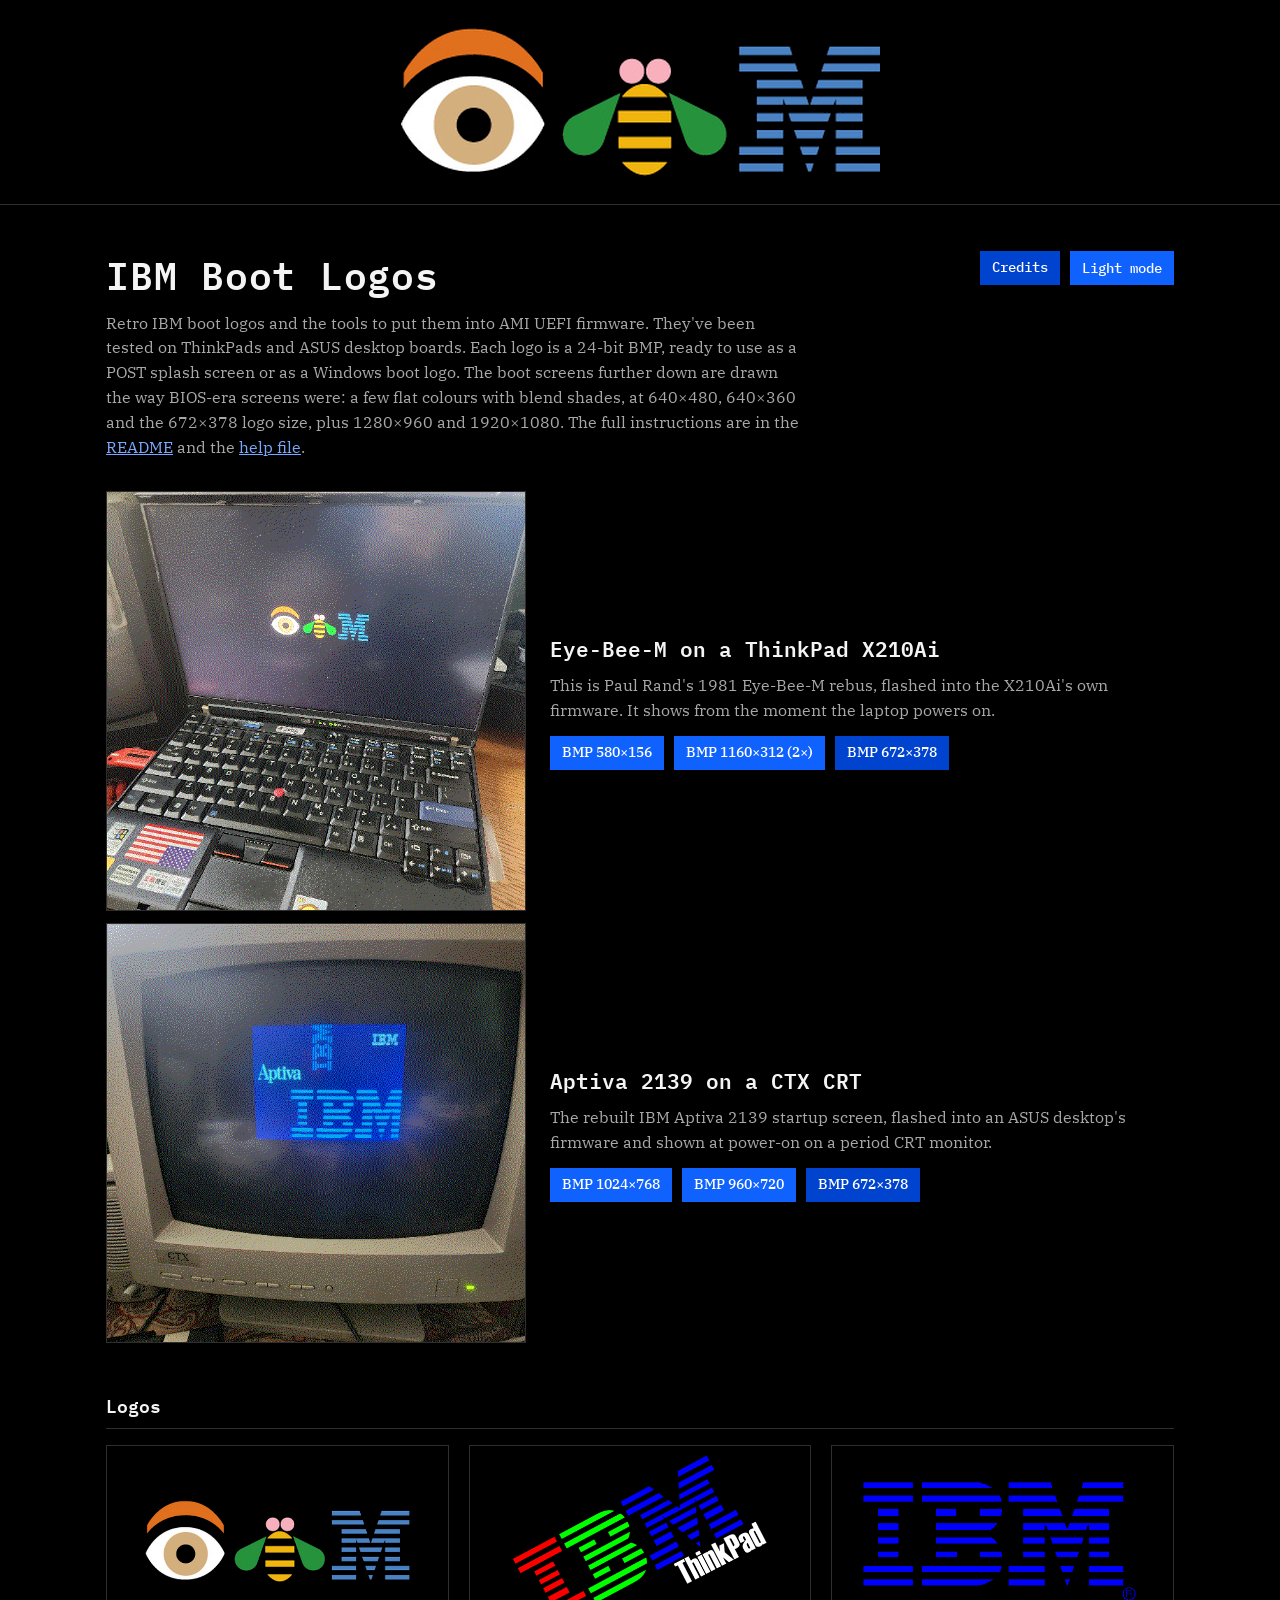
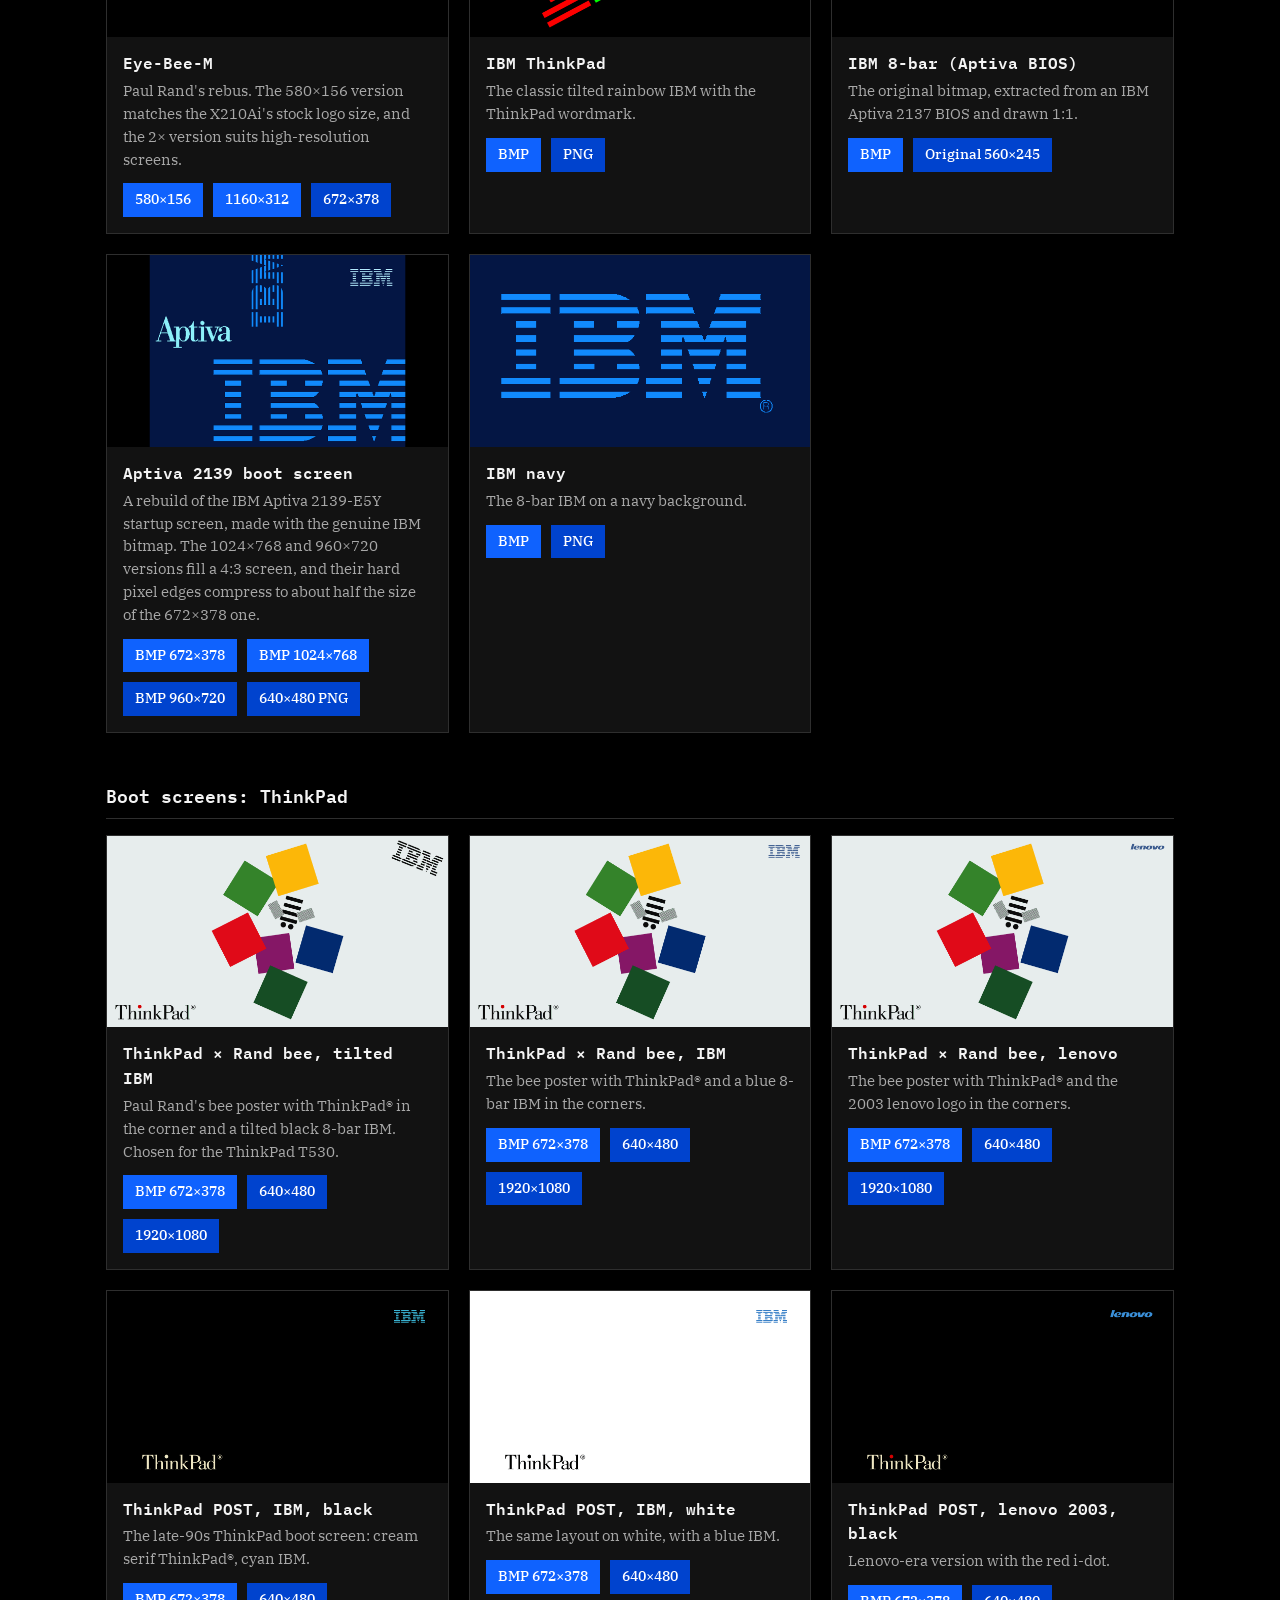
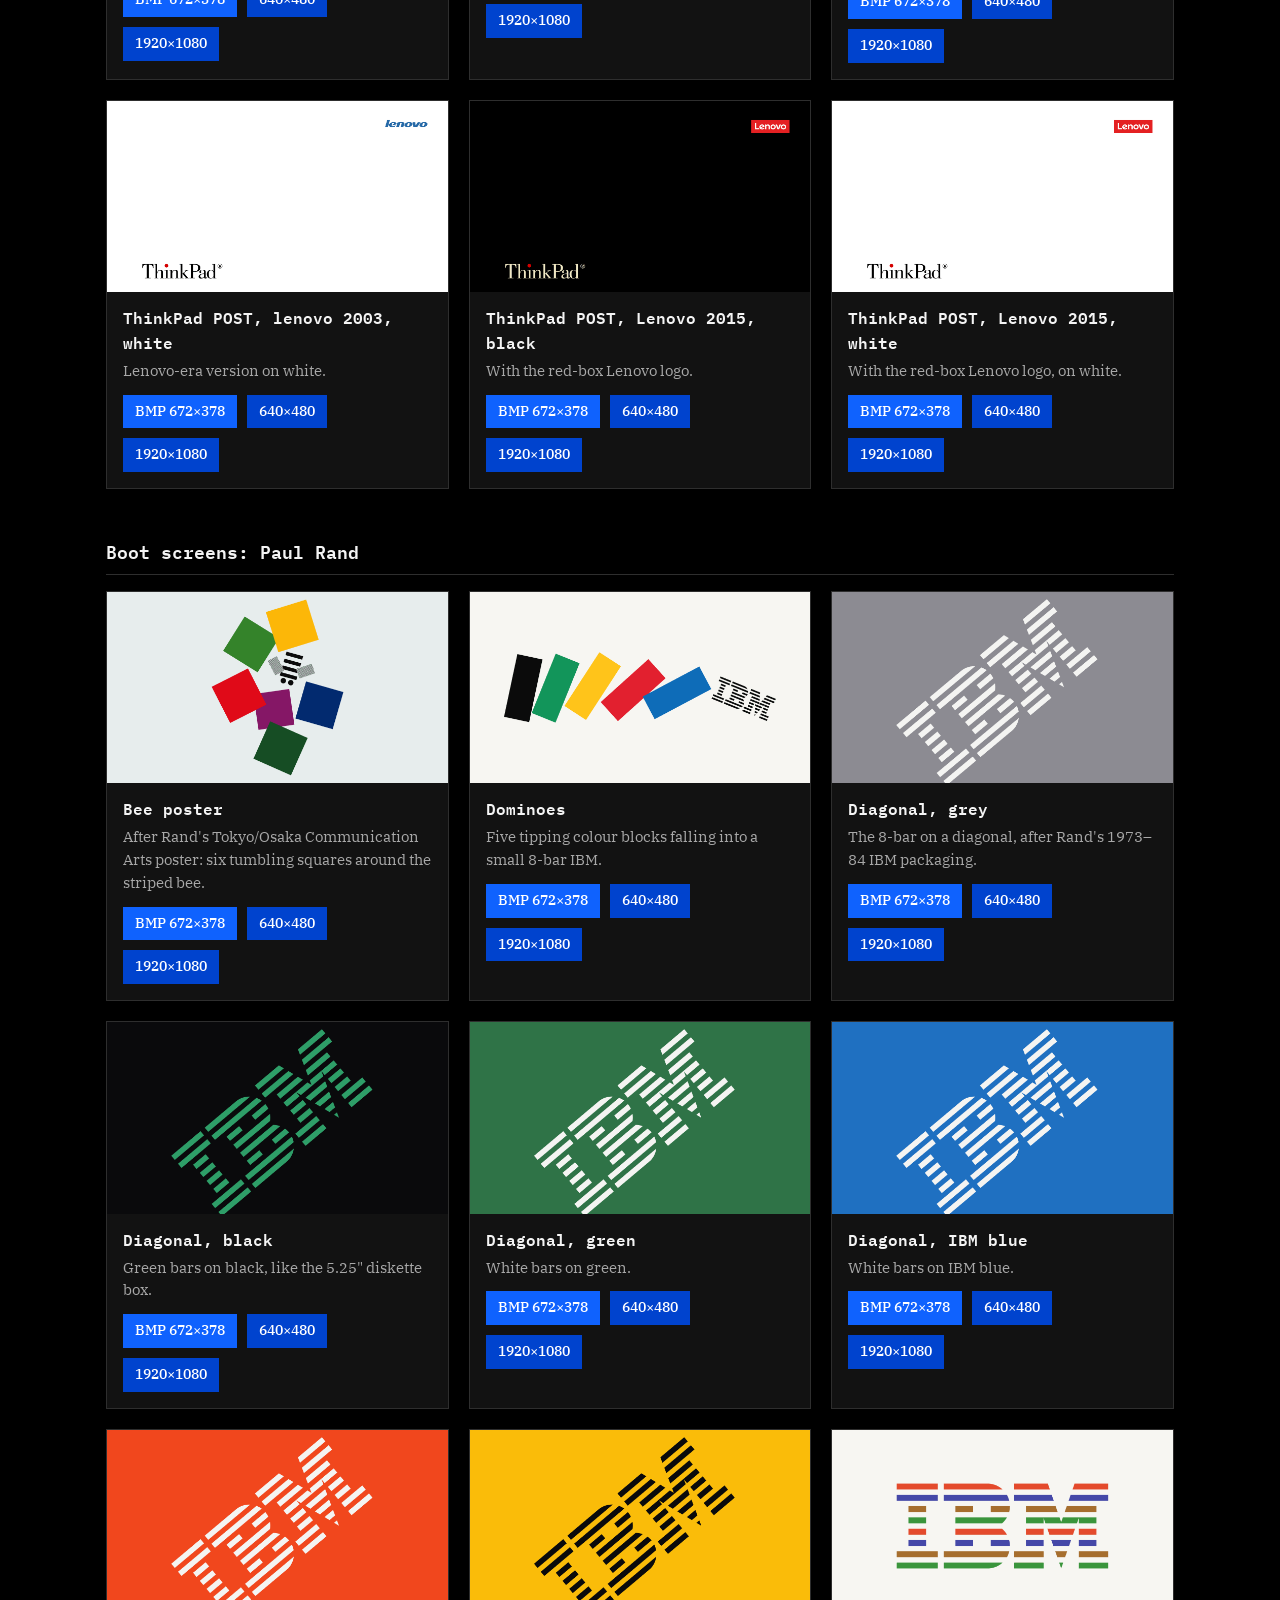
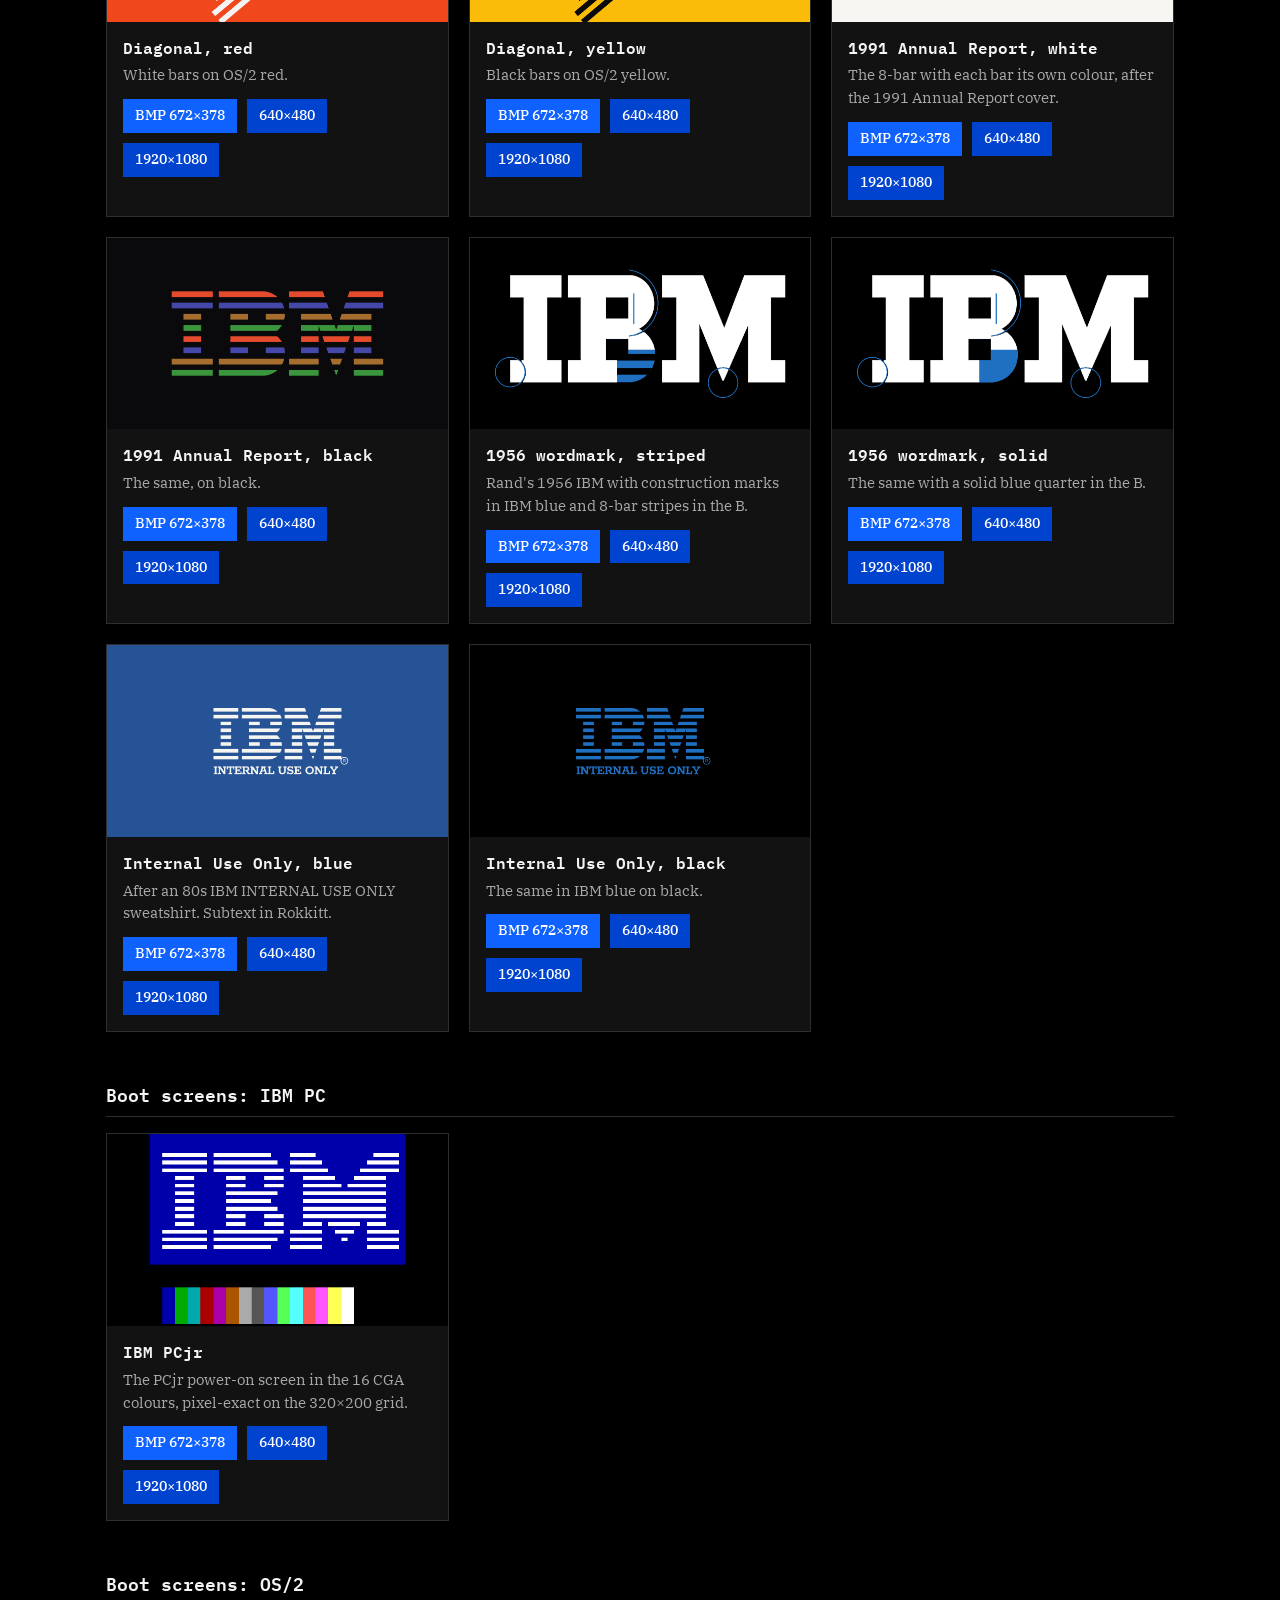
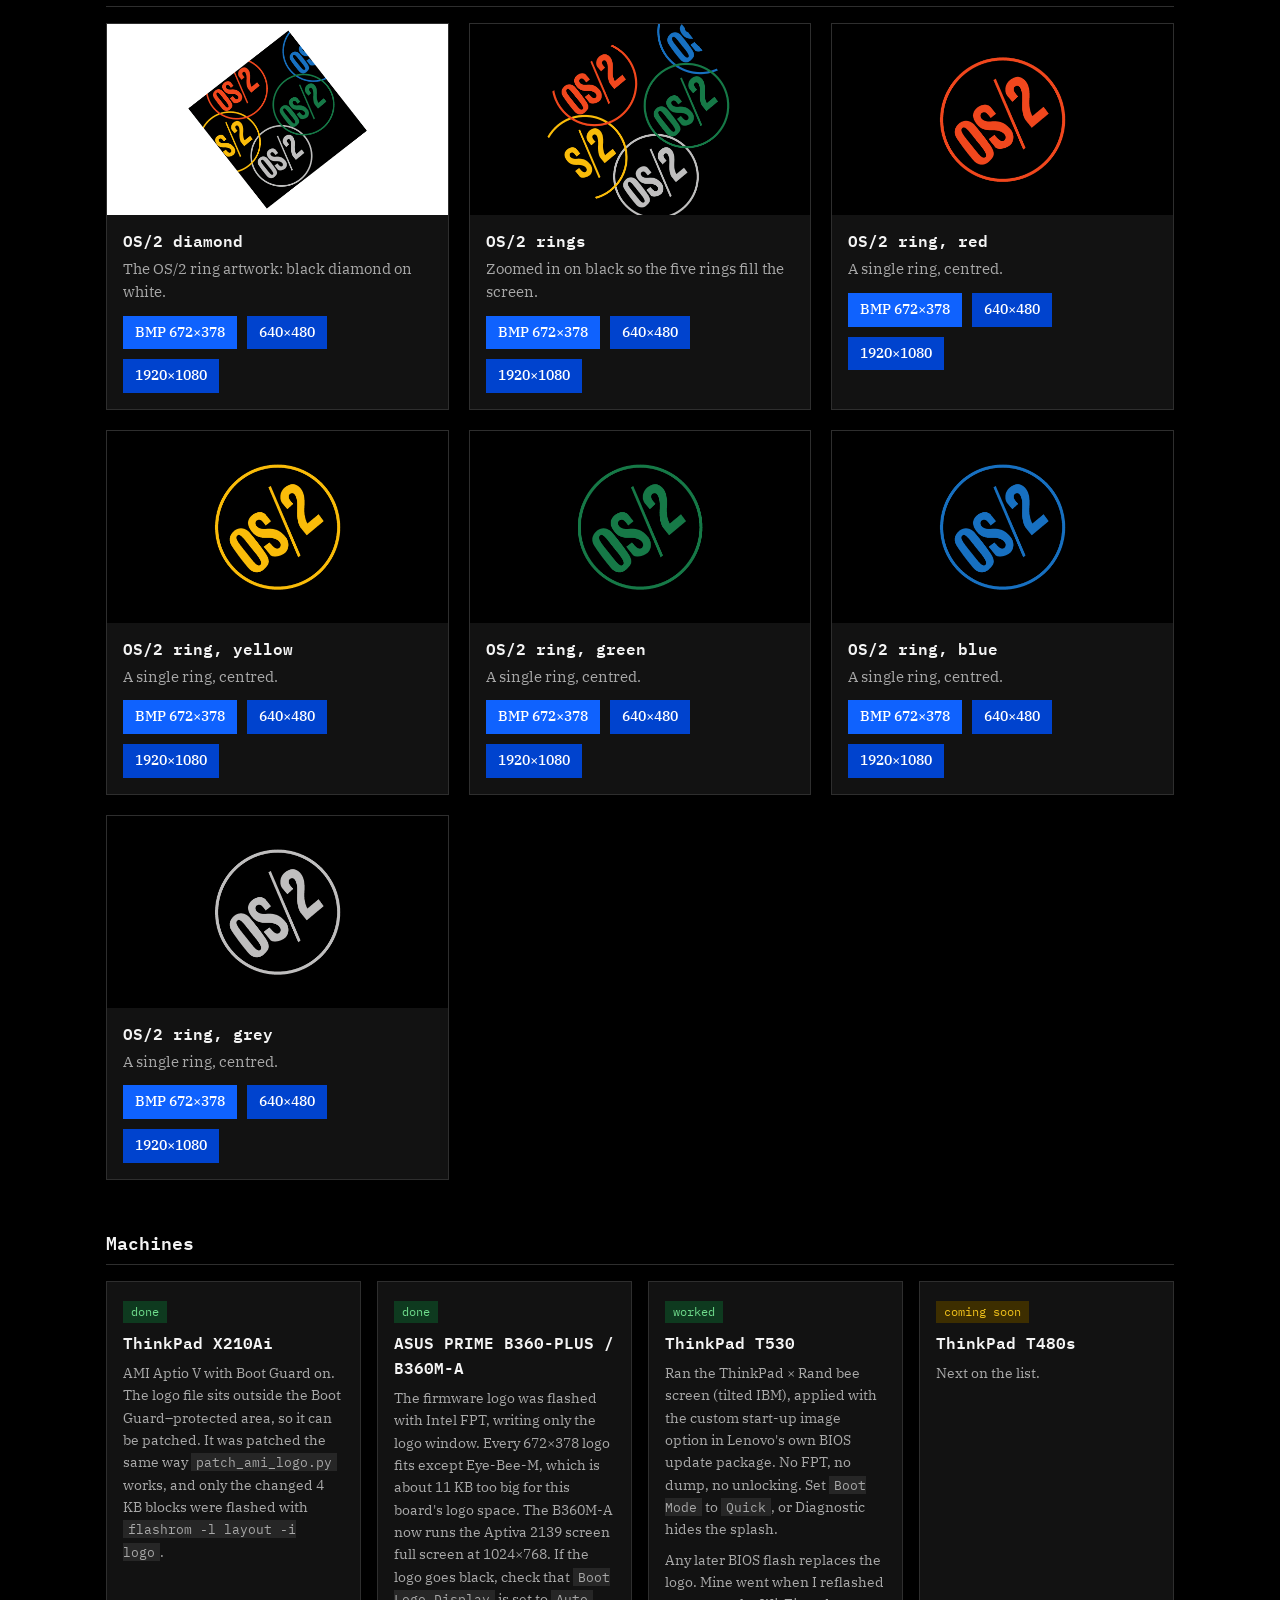
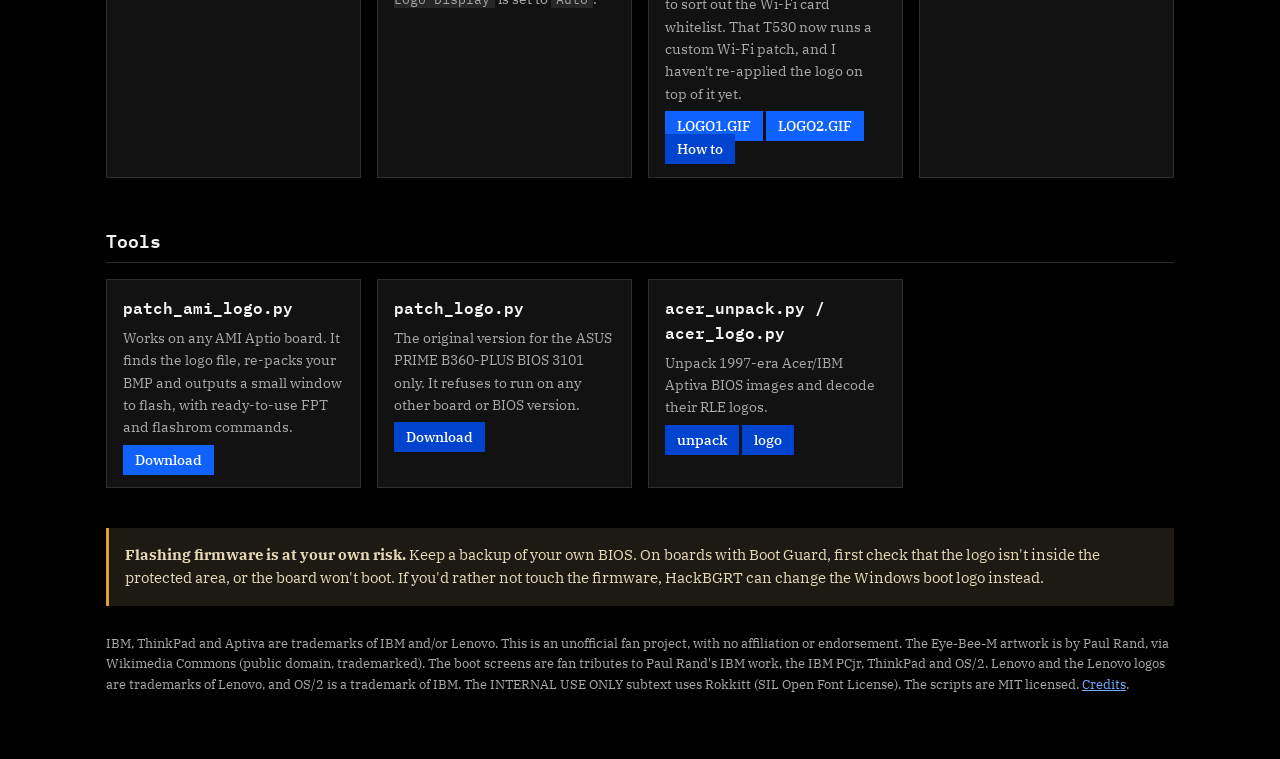
<file: index.html>
<!doctype html>
<html lang="en">
<head>
<meta charset="utf-8">
<meta name="viewport" content="width=device-width, initial-scale=1">
<title>IBM Boot Logos</title>
<link rel="preconnect" href="https://fonts.googleapis.com">
<link rel="preconnect" href="https://fonts.gstatic.com" crossorigin>
<link href="https://fonts.googleapis.com/css2?family=IBM+Plex+Mono:wght@400;600&family=IBM+Plex+Serif:ital,wght@0,400;0,500;0,600;1,400&display=swap" rel="stylesheet">
<link rel="stylesheet" href="style.css">
<script>
  try { if (localStorage.getItem("theme") === "light") document.documentElement.dataset.theme = "light"; } catch (e) {}
</script>
</head>
<body>
<header class="banner"><a href="./"><img src="img/eye_bee_m_banner.png" width="974" height="312" alt="Eye-Bee-M: Paul Rand's eye, bee and M rebus for IBM"></a></header>
<main>
  <div class="top">
    <h1>IBM Boot Logos</h1>
    <div class="top-actions"><a class="btn alt" href="credits.html">Credits</a><button type="button" class="btn" id="theme-toggle" aria-pressed="false">Light mode</button></div>
  </div>
  <p class="sub">Retro IBM boot logos and the tools to put them into AMI UEFI firmware. They've been tested on ThinkPads and ASUS desktop boards. Each logo is a 24-bit BMP, ready to use as a POST splash screen or as a Windows boot logo. The boot screens further down are drawn the way BIOS-era screens were: a few flat colours with blend shades, at 640×480, 640×360 and the 672×378 logo size, plus 1280×960 and 1920×1080. The full instructions are in the <a href="https://github.com/syntaxapproval/ibm-boot-logos#readme">README</a> and the <a href="https://github.com/syntaxapproval/ibm-boot-logos/blob/main/HELP.md">help file</a>.</p>

  <figure class="hero">
    <img src="photos/thinkpad_x210ai_eye_bee_m.png" alt="ThinkPad X210Ai booting with the colourful Eye-Bee-M rebus logo on a dark screen">
    <figcaption>
      <h2>Eye-Bee-M on a ThinkPad X210Ai</h2>
      <p>This is Paul Rand's 1981 Eye-Bee-M rebus, flashed into the X210Ai's own firmware. It shows from the moment the laptop powers on.</p>
      <div class="dl"><a class="btn" href="logos/eye-bee-m/eye_bee_m_580x156.bmp" download>BMP 580×156</a><a class="btn" href="logos/eye-bee-m/eye_bee_m_1160x312.bmp" download>BMP 1160×312 (2×)</a><a class="btn alt" href="logos/eye-bee-m/eye_bee_m_672x378.bmp" download>BMP 672×378</a></div>
    </figcaption>
  </figure>

  <figure class="hero">
    <img src="photos/aptiva2139_ctx_crt.png" alt="A beige CTX CRT monitor showing the blue Aptiva 2139 boot screen with IBM logos">
    <figcaption>
      <h2>Aptiva 2139 on a CTX CRT</h2>
      <p>The rebuilt IBM Aptiva 2139 startup screen, flashed into an ASUS desktop's firmware and shown at power-on on a period CRT monitor.</p>
      <div class="dl"><a class="btn" href="logos/aptiva-2139/aptiva2139_1024x768.bmp" download>BMP 1024×768</a><a class="btn" href="logos/aptiva-2139/aptiva2139_960x720.bmp" download>BMP 960×720</a><a class="btn alt" href="logos/aptiva-2139/aptiva2139_672x378.bmp" download>BMP 672×378</a></div>
    </figcaption>
  </figure>

  <h2 class="section">Logos</h2>
  <div class="grid">
    <div class="card">
      <img src="logos/eye-bee-m/eye_bee_m_672x378.png" alt="Eye, bee and IBM M rebus on black">
      <div class="body"><h3>Eye-Bee-M</h3><p>Paul Rand's rebus. The 580×156 version matches the X210Ai's stock logo size, and the 2× version suits high-resolution screens.</p>
        <div class="dl"><a class="btn" href="logos/eye-bee-m/eye_bee_m_580x156.bmp" download>580×156</a><a class="btn" href="logos/eye-bee-m/eye_bee_m_1160x312.bmp" download>1160×312</a><a class="btn alt" href="logos/eye-bee-m/eye_bee_m_672x378.bmp" download>672×378</a></div></div>
    </div>
    <div class="card">
      <img src="logos/ibm-thinkpad/ibm_thinkpad_672x378.png" alt="Tilted red, green and blue IBM logo with ThinkPad wordmark on black">
      <div class="body"><h3>IBM ThinkPad</h3><p>The classic tilted rainbow IBM with the ThinkPad wordmark.</p>
        <div class="dl"><a class="btn" href="logos/ibm-thinkpad/ibm_thinkpad_672x378.bmp" download>BMP</a><a class="btn alt" href="logos/ibm-thinkpad/ibm_thinkpad_672x378.png" download>PNG</a></div></div>
    </div>
    <div class="card">
      <img src="logos/ibm-8bar-aptiva/ibm_8bar_672x378.png" alt="Blue 8-bar IBM logo on black">
      <div class="body"><h3>IBM 8-bar (Aptiva BIOS)</h3><p>The original bitmap, extracted from an IBM Aptiva 2137 BIOS and drawn 1:1.</p>
        <div class="dl"><a class="btn" href="logos/ibm-8bar-aptiva/ibm_8bar_672x378.bmp" download>BMP</a><a class="btn alt" href="logos/ibm-8bar-aptiva/ibm_8bar_original_560x245.png" download>Original 560×245</a></div></div>
    </div>
    <div class="card">
      <img src="logos/aptiva-2139/aptiva2139_672x378.png" alt="Navy Aptiva boot screen with several IBM logos">
      <div class="body"><h3>Aptiva 2139 boot screen</h3><p>A rebuild of the IBM Aptiva 2139-E5Y startup screen, made with the genuine IBM bitmap. The 1024×768 and 960×720 versions fill a 4:3 screen, and their hard pixel edges compress to about half the size of the 672×378 one.</p>
        <div class="dl"><a class="btn" href="logos/aptiva-2139/aptiva2139_672x378.bmp" download>BMP 672×378</a><a class="btn" href="logos/aptiva-2139/aptiva2139_1024x768.bmp" download>BMP 1024×768</a><a class="btn alt" href="logos/aptiva-2139/aptiva2139_960x720.bmp" download>BMP 960×720</a><a class="btn alt" href="logos/aptiva-2139/aptiva2139_640x480.png" download>640×480 PNG</a></div></div>
    </div>
    <div class="card">
      <img src="logos/ibm-navy/ibm_navy_672x378.png" alt="Light blue 8-bar IBM logo on navy">
      <div class="body"><h3>IBM navy</h3><p>The 8-bar IBM on a navy background.</p>
        <div class="dl"><a class="btn" href="logos/ibm-navy/ibm_navy_672x378.bmp" download>BMP</a><a class="btn alt" href="logos/ibm-navy/ibm_navy_672x378.png" download>PNG</a></div></div>
    </div>
  </div>

  <h2 class="section">Boot screens: ThinkPad</h2>
  <div class="grid">
    <div class="card">
      <img src="logos/thinkpad-bee-ibm-tilted/thinkpad_bee_ibm_tilted_672x378.png" alt="ThinkPad × Rand bee, tilted IBM" loading="lazy">
      <div class="body"><h3>ThinkPad × Rand bee, tilted IBM</h3><p>Paul Rand&#x27;s bee poster with ThinkPad® in the corner and a tilted black 8-bar IBM. Chosen for the ThinkPad T530.</p>
        <div class="dl"><a class="btn" href="logos/thinkpad-bee-ibm-tilted/thinkpad_bee_ibm_tilted_672x378.bmp" download>BMP 672×378</a><a class="btn alt" href="logos/thinkpad-bee-ibm-tilted/thinkpad_bee_ibm_tilted_640x480.png" download>640×480</a><a class="btn alt" href="logos/thinkpad-bee-ibm-tilted/thinkpad_bee_ibm_tilted_1920x1080.png" download>1920×1080</a></div></div>
    </div>
    <div class="card">
      <img src="logos/thinkpad-bee-ibm/thinkpad_bee_ibm_672x378.png" alt="ThinkPad × Rand bee, IBM" loading="lazy">
      <div class="body"><h3>ThinkPad × Rand bee, IBM</h3><p>The bee poster with ThinkPad® and a blue 8-bar IBM in the corners.</p>
        <div class="dl"><a class="btn" href="logos/thinkpad-bee-ibm/thinkpad_bee_ibm_672x378.bmp" download>BMP 672×378</a><a class="btn alt" href="logos/thinkpad-bee-ibm/thinkpad_bee_ibm_640x480.png" download>640×480</a><a class="btn alt" href="logos/thinkpad-bee-ibm/thinkpad_bee_ibm_1920x1080.png" download>1920×1080</a></div></div>
    </div>
    <div class="card">
      <img src="logos/thinkpad-bee-lenovo/thinkpad_bee_lenovo_672x378.png" alt="ThinkPad × Rand bee, lenovo" loading="lazy">
      <div class="body"><h3>ThinkPad × Rand bee, lenovo</h3><p>The bee poster with ThinkPad® and the 2003 lenovo logo in the corners.</p>
        <div class="dl"><a class="btn" href="logos/thinkpad-bee-lenovo/thinkpad_bee_lenovo_672x378.bmp" download>BMP 672×378</a><a class="btn alt" href="logos/thinkpad-bee-lenovo/thinkpad_bee_lenovo_640x480.png" download>640×480</a><a class="btn alt" href="logos/thinkpad-bee-lenovo/thinkpad_bee_lenovo_1920x1080.png" download>1920×1080</a></div></div>
    </div>
    <div class="card">
      <img src="logos/thinkpad-ibm-black/thinkpad_ibm_black_672x378.png" alt="ThinkPad POST, IBM, black" loading="lazy">
      <div class="body"><h3>ThinkPad POST, IBM, black</h3><p>The late-90s ThinkPad boot screen: cream serif ThinkPad®, cyan IBM.</p>
        <div class="dl"><a class="btn" href="logos/thinkpad-ibm-black/thinkpad_ibm_black_672x378.bmp" download>BMP 672×378</a><a class="btn alt" href="logos/thinkpad-ibm-black/thinkpad_ibm_black_640x480.png" download>640×480</a><a class="btn alt" href="logos/thinkpad-ibm-black/thinkpad_ibm_black_1920x1080.png" download>1920×1080</a></div></div>
    </div>
    <div class="card">
      <img src="logos/thinkpad-ibm-white/thinkpad_ibm_white_672x378.png" alt="ThinkPad POST, IBM, white" loading="lazy">
      <div class="body"><h3>ThinkPad POST, IBM, white</h3><p>The same layout on white, with a blue IBM.</p>
        <div class="dl"><a class="btn" href="logos/thinkpad-ibm-white/thinkpad_ibm_white_672x378.bmp" download>BMP 672×378</a><a class="btn alt" href="logos/thinkpad-ibm-white/thinkpad_ibm_white_640x480.png" download>640×480</a><a class="btn alt" href="logos/thinkpad-ibm-white/thinkpad_ibm_white_1920x1080.png" download>1920×1080</a></div></div>
    </div>
    <div class="card">
      <img src="logos/thinkpad-lenovo2003-black/thinkpad_lenovo2003_black_672x378.png" alt="ThinkPad POST, lenovo 2003, black" loading="lazy">
      <div class="body"><h3>ThinkPad POST, lenovo 2003, black</h3><p>Lenovo-era version with the red i-dot.</p>
        <div class="dl"><a class="btn" href="logos/thinkpad-lenovo2003-black/thinkpad_lenovo2003_black_672x378.bmp" download>BMP 672×378</a><a class="btn alt" href="logos/thinkpad-lenovo2003-black/thinkpad_lenovo2003_black_640x480.png" download>640×480</a><a class="btn alt" href="logos/thinkpad-lenovo2003-black/thinkpad_lenovo2003_black_1920x1080.png" download>1920×1080</a></div></div>
    </div>
    <div class="card">
      <img src="logos/thinkpad-lenovo2003-white/thinkpad_lenovo2003_white_672x378.png" alt="ThinkPad POST, lenovo 2003, white" loading="lazy">
      <div class="body"><h3>ThinkPad POST, lenovo 2003, white</h3><p>Lenovo-era version on white.</p>
        <div class="dl"><a class="btn" href="logos/thinkpad-lenovo2003-white/thinkpad_lenovo2003_white_672x378.bmp" download>BMP 672×378</a><a class="btn alt" href="logos/thinkpad-lenovo2003-white/thinkpad_lenovo2003_white_640x480.png" download>640×480</a><a class="btn alt" href="logos/thinkpad-lenovo2003-white/thinkpad_lenovo2003_white_1920x1080.png" download>1920×1080</a></div></div>
    </div>
    <div class="card">
      <img src="logos/thinkpad-lenovo2015-black/thinkpad_lenovo2015_black_672x378.png" alt="ThinkPad POST, Lenovo 2015, black" loading="lazy">
      <div class="body"><h3>ThinkPad POST, Lenovo 2015, black</h3><p>With the red-box Lenovo logo.</p>
        <div class="dl"><a class="btn" href="logos/thinkpad-lenovo2015-black/thinkpad_lenovo2015_black_672x378.bmp" download>BMP 672×378</a><a class="btn alt" href="logos/thinkpad-lenovo2015-black/thinkpad_lenovo2015_black_640x480.png" download>640×480</a><a class="btn alt" href="logos/thinkpad-lenovo2015-black/thinkpad_lenovo2015_black_1920x1080.png" download>1920×1080</a></div></div>
    </div>
    <div class="card">
      <img src="logos/thinkpad-lenovo2015-white/thinkpad_lenovo2015_white_672x378.png" alt="ThinkPad POST, Lenovo 2015, white" loading="lazy">
      <div class="body"><h3>ThinkPad POST, Lenovo 2015, white</h3><p>With the red-box Lenovo logo, on white.</p>
        <div class="dl"><a class="btn" href="logos/thinkpad-lenovo2015-white/thinkpad_lenovo2015_white_672x378.bmp" download>BMP 672×378</a><a class="btn alt" href="logos/thinkpad-lenovo2015-white/thinkpad_lenovo2015_white_640x480.png" download>640×480</a><a class="btn alt" href="logos/thinkpad-lenovo2015-white/thinkpad_lenovo2015_white_1920x1080.png" download>1920×1080</a></div></div>
    </div>
  </div>

  <h2 class="section">Boot screens: Paul Rand</h2>
  <div class="grid">
    <div class="card">
      <img src="logos/ibm-rand-bee/ibm_rand_bee_672x378.png" alt="Bee poster" loading="lazy">
      <div class="body"><h3>Bee poster</h3><p>After Rand&#x27;s Tokyo/Osaka Communication Arts poster: six tumbling squares around the striped bee.</p>
        <div class="dl"><a class="btn" href="logos/ibm-rand-bee/ibm_rand_bee_672x378.bmp" download>BMP 672×378</a><a class="btn alt" href="logos/ibm-rand-bee/ibm_rand_bee_640x480.png" download>640×480</a><a class="btn alt" href="logos/ibm-rand-bee/ibm_rand_bee_1920x1080.png" download>1920×1080</a></div></div>
    </div>
    <div class="card">
      <img src="logos/ibm-dominoes/ibm_dominoes_672x378.png" alt="Dominoes" loading="lazy">
      <div class="body"><h3>Dominoes</h3><p>Five tipping colour blocks falling into a small 8-bar IBM.</p>
        <div class="dl"><a class="btn" href="logos/ibm-dominoes/ibm_dominoes_672x378.bmp" download>BMP 672×378</a><a class="btn alt" href="logos/ibm-dominoes/ibm_dominoes_640x480.png" download>640×480</a><a class="btn alt" href="logos/ibm-dominoes/ibm_dominoes_1920x1080.png" download>1920×1080</a></div></div>
    </div>
    <div class="card">
      <img src="logos/ibm-diagonal-grey/ibm_diagonal_grey_672x378.png" alt="Diagonal, grey" loading="lazy">
      <div class="body"><h3>Diagonal, grey</h3><p>The 8-bar on a diagonal, after Rand&#x27;s 1973–84 IBM packaging.</p>
        <div class="dl"><a class="btn" href="logos/ibm-diagonal-grey/ibm_diagonal_grey_672x378.bmp" download>BMP 672×378</a><a class="btn alt" href="logos/ibm-diagonal-grey/ibm_diagonal_grey_640x480.png" download>640×480</a><a class="btn alt" href="logos/ibm-diagonal-grey/ibm_diagonal_grey_1920x1080.png" download>1920×1080</a></div></div>
    </div>
    <div class="card">
      <img src="logos/ibm-diagonal-black/ibm_diagonal_black_672x378.png" alt="Diagonal, black" loading="lazy">
      <div class="body"><h3>Diagonal, black</h3><p>Green bars on black, like the 5.25&quot; diskette box.</p>
        <div class="dl"><a class="btn" href="logos/ibm-diagonal-black/ibm_diagonal_black_672x378.bmp" download>BMP 672×378</a><a class="btn alt" href="logos/ibm-diagonal-black/ibm_diagonal_black_640x480.png" download>640×480</a><a class="btn alt" href="logos/ibm-diagonal-black/ibm_diagonal_black_1920x1080.png" download>1920×1080</a></div></div>
    </div>
    <div class="card">
      <img src="logos/ibm-diagonal-green/ibm_diagonal_green_672x378.png" alt="Diagonal, green" loading="lazy">
      <div class="body"><h3>Diagonal, green</h3><p>White bars on green.</p>
        <div class="dl"><a class="btn" href="logos/ibm-diagonal-green/ibm_diagonal_green_672x378.bmp" download>BMP 672×378</a><a class="btn alt" href="logos/ibm-diagonal-green/ibm_diagonal_green_640x480.png" download>640×480</a><a class="btn alt" href="logos/ibm-diagonal-green/ibm_diagonal_green_1920x1080.png" download>1920×1080</a></div></div>
    </div>
    <div class="card">
      <img src="logos/ibm-diagonal-blue/ibm_diagonal_blue_672x378.png" alt="Diagonal, IBM blue" loading="lazy">
      <div class="body"><h3>Diagonal, IBM blue</h3><p>White bars on IBM blue.</p>
        <div class="dl"><a class="btn" href="logos/ibm-diagonal-blue/ibm_diagonal_blue_672x378.bmp" download>BMP 672×378</a><a class="btn alt" href="logos/ibm-diagonal-blue/ibm_diagonal_blue_640x480.png" download>640×480</a><a class="btn alt" href="logos/ibm-diagonal-blue/ibm_diagonal_blue_1920x1080.png" download>1920×1080</a></div></div>
    </div>
    <div class="card">
      <img src="logos/ibm-diagonal-red/ibm_diagonal_red_672x378.png" alt="Diagonal, red" loading="lazy">
      <div class="body"><h3>Diagonal, red</h3><p>White bars on OS/2 red.</p>
        <div class="dl"><a class="btn" href="logos/ibm-diagonal-red/ibm_diagonal_red_672x378.bmp" download>BMP 672×378</a><a class="btn alt" href="logos/ibm-diagonal-red/ibm_diagonal_red_640x480.png" download>640×480</a><a class="btn alt" href="logos/ibm-diagonal-red/ibm_diagonal_red_1920x1080.png" download>1920×1080</a></div></div>
    </div>
    <div class="card">
      <img src="logos/ibm-diagonal-yellow/ibm_diagonal_yellow_672x378.png" alt="Diagonal, yellow" loading="lazy">
      <div class="body"><h3>Diagonal, yellow</h3><p>Black bars on OS/2 yellow.</p>
        <div class="dl"><a class="btn" href="logos/ibm-diagonal-yellow/ibm_diagonal_yellow_672x378.bmp" download>BMP 672×378</a><a class="btn alt" href="logos/ibm-diagonal-yellow/ibm_diagonal_yellow_640x480.png" download>640×480</a><a class="btn alt" href="logos/ibm-diagonal-yellow/ibm_diagonal_yellow_1920x1080.png" download>1920×1080</a></div></div>
    </div>
    <div class="card">
      <img src="logos/ibm-annual1991-white/ibm_annual1991_white_672x378.png" alt="1991 Annual Report, white" loading="lazy">
      <div class="body"><h3>1991 Annual Report, white</h3><p>The 8-bar with each bar its own colour, after the 1991 Annual Report cover.</p>
        <div class="dl"><a class="btn" href="logos/ibm-annual1991-white/ibm_annual1991_white_672x378.bmp" download>BMP 672×378</a><a class="btn alt" href="logos/ibm-annual1991-white/ibm_annual1991_white_640x480.png" download>640×480</a><a class="btn alt" href="logos/ibm-annual1991-white/ibm_annual1991_white_1920x1080.png" download>1920×1080</a></div></div>
    </div>
    <div class="card">
      <img src="logos/ibm-annual1991-black/ibm_annual1991_black_672x378.png" alt="1991 Annual Report, black" loading="lazy">
      <div class="body"><h3>1991 Annual Report, black</h3><p>The same, on black.</p>
        <div class="dl"><a class="btn" href="logos/ibm-annual1991-black/ibm_annual1991_black_672x378.bmp" download>BMP 672×378</a><a class="btn alt" href="logos/ibm-annual1991-black/ibm_annual1991_black_640x480.png" download>640×480</a><a class="btn alt" href="logos/ibm-annual1991-black/ibm_annual1991_black_1920x1080.png" download>1920×1080</a></div></div>
    </div>
    <div class="card">
      <img src="logos/ibm-plex-1956/ibm_plex_1956_672x378.png" alt="1956 wordmark, striped" loading="lazy">
      <div class="body"><h3>1956 wordmark, striped</h3><p>Rand&#x27;s 1956 IBM with construction marks in IBM blue and 8-bar stripes in the B.</p>
        <div class="dl"><a class="btn" href="logos/ibm-plex-1956/ibm_plex_1956_672x378.bmp" download>BMP 672×378</a><a class="btn alt" href="logos/ibm-plex-1956/ibm_plex_1956_640x480.png" download>640×480</a><a class="btn alt" href="logos/ibm-plex-1956/ibm_plex_1956_1920x1080.png" download>1920×1080</a></div></div>
    </div>
    <div class="card">
      <img src="logos/ibm-plex-1956-solid/ibm_plex_1956_solid_672x378.png" alt="1956 wordmark, solid" loading="lazy">
      <div class="body"><h3>1956 wordmark, solid</h3><p>The same with a solid blue quarter in the B.</p>
        <div class="dl"><a class="btn" href="logos/ibm-plex-1956-solid/ibm_plex_1956_solid_672x378.bmp" download>BMP 672×378</a><a class="btn alt" href="logos/ibm-plex-1956-solid/ibm_plex_1956_solid_640x480.png" download>640×480</a><a class="btn alt" href="logos/ibm-plex-1956-solid/ibm_plex_1956_solid_1920x1080.png" download>1920×1080</a></div></div>
    </div>
    <div class="card">
      <img src="logos/ibm-internal-use-blue/ibm_internal_use_blue_672x378.png" alt="Internal Use Only, blue" loading="lazy">
      <div class="body"><h3>Internal Use Only, blue</h3><p>After an 80s IBM INTERNAL USE ONLY sweatshirt. Subtext in Rokkitt.</p>
        <div class="dl"><a class="btn" href="logos/ibm-internal-use-blue/ibm_internal_use_blue_672x378.bmp" download>BMP 672×378</a><a class="btn alt" href="logos/ibm-internal-use-blue/ibm_internal_use_blue_640x480.png" download>640×480</a><a class="btn alt" href="logos/ibm-internal-use-blue/ibm_internal_use_blue_1920x1080.png" download>1920×1080</a></div></div>
    </div>
    <div class="card">
      <img src="logos/ibm-internal-use-black/ibm_internal_use_black_672x378.png" alt="Internal Use Only, black" loading="lazy">
      <div class="body"><h3>Internal Use Only, black</h3><p>The same in IBM blue on black.</p>
        <div class="dl"><a class="btn" href="logos/ibm-internal-use-black/ibm_internal_use_black_672x378.bmp" download>BMP 672×378</a><a class="btn alt" href="logos/ibm-internal-use-black/ibm_internal_use_black_640x480.png" download>640×480</a><a class="btn alt" href="logos/ibm-internal-use-black/ibm_internal_use_black_1920x1080.png" download>1920×1080</a></div></div>
    </div>
  </div>

  <h2 class="section">Boot screens: IBM PC</h2>
  <div class="grid">
    <div class="card">
      <img src="logos/ibm-pcjr/ibm_pcjr_672x378.png" alt="IBM PCjr" loading="lazy">
      <div class="body"><h3>IBM PCjr</h3><p>The PCjr power-on screen in the 16 CGA colours, pixel-exact on the 320×200 grid.</p>
        <div class="dl"><a class="btn" href="logos/ibm-pcjr/ibm_pcjr_672x378.bmp" download>BMP 672×378</a><a class="btn alt" href="logos/ibm-pcjr/ibm_pcjr_640x480.png" download>640×480</a><a class="btn alt" href="logos/ibm-pcjr/ibm_pcjr_1920x1080.png" download>1920×1080</a></div></div>
    </div>
  </div>

  <h2 class="section">Boot screens: OS/2</h2>
  <div class="grid">
    <div class="card">
      <img src="logos/os2-diamond/os2_diamond_672x378.png" alt="OS/2 diamond" loading="lazy">
      <div class="body"><h3>OS/2 diamond</h3><p>The OS/2 ring artwork: black diamond on white.</p>
        <div class="dl"><a class="btn" href="logos/os2-diamond/os2_diamond_672x378.bmp" download>BMP 672×378</a><a class="btn alt" href="logos/os2-diamond/os2_diamond_640x480.png" download>640×480</a><a class="btn alt" href="logos/os2-diamond/os2_diamond_1920x1080.png" download>1920×1080</a></div></div>
    </div>
    <div class="card">
      <img src="logos/os2-rings/os2_rings_672x378.png" alt="OS/2 rings" loading="lazy">
      <div class="body"><h3>OS/2 rings</h3><p>Zoomed in on black so the five rings fill the screen.</p>
        <div class="dl"><a class="btn" href="logos/os2-rings/os2_rings_672x378.bmp" download>BMP 672×378</a><a class="btn alt" href="logos/os2-rings/os2_rings_640x480.png" download>640×480</a><a class="btn alt" href="logos/os2-rings/os2_rings_1920x1080.png" download>1920×1080</a></div></div>
    </div>
    <div class="card">
      <img src="logos/os2-ring-red/os2_ring_red_672x378.png" alt="OS/2 ring, red" loading="lazy">
      <div class="body"><h3>OS/2 ring, red</h3><p>A single ring, centred.</p>
        <div class="dl"><a class="btn" href="logos/os2-ring-red/os2_ring_red_672x378.bmp" download>BMP 672×378</a><a class="btn alt" href="logos/os2-ring-red/os2_ring_red_640x480.png" download>640×480</a><a class="btn alt" href="logos/os2-ring-red/os2_ring_red_1920x1080.png" download>1920×1080</a></div></div>
    </div>
    <div class="card">
      <img src="logos/os2-ring-yellow/os2_ring_yellow_672x378.png" alt="OS/2 ring, yellow" loading="lazy">
      <div class="body"><h3>OS/2 ring, yellow</h3><p>A single ring, centred.</p>
        <div class="dl"><a class="btn" href="logos/os2-ring-yellow/os2_ring_yellow_672x378.bmp" download>BMP 672×378</a><a class="btn alt" href="logos/os2-ring-yellow/os2_ring_yellow_640x480.png" download>640×480</a><a class="btn alt" href="logos/os2-ring-yellow/os2_ring_yellow_1920x1080.png" download>1920×1080</a></div></div>
    </div>
    <div class="card">
      <img src="logos/os2-ring-green/os2_ring_green_672x378.png" alt="OS/2 ring, green" loading="lazy">
      <div class="body"><h3>OS/2 ring, green</h3><p>A single ring, centred.</p>
        <div class="dl"><a class="btn" href="logos/os2-ring-green/os2_ring_green_672x378.bmp" download>BMP 672×378</a><a class="btn alt" href="logos/os2-ring-green/os2_ring_green_640x480.png" download>640×480</a><a class="btn alt" href="logos/os2-ring-green/os2_ring_green_1920x1080.png" download>1920×1080</a></div></div>
    </div>
    <div class="card">
      <img src="logos/os2-ring-blue/os2_ring_blue_672x378.png" alt="OS/2 ring, blue" loading="lazy">
      <div class="body"><h3>OS/2 ring, blue</h3><p>A single ring, centred.</p>
        <div class="dl"><a class="btn" href="logos/os2-ring-blue/os2_ring_blue_672x378.bmp" download>BMP 672×378</a><a class="btn alt" href="logos/os2-ring-blue/os2_ring_blue_640x480.png" download>640×480</a><a class="btn alt" href="logos/os2-ring-blue/os2_ring_blue_1920x1080.png" download>1920×1080</a></div></div>
    </div>
    <div class="card">
      <img src="logos/os2-ring-grey/os2_ring_grey_672x378.png" alt="OS/2 ring, grey" loading="lazy">
      <div class="body"><h3>OS/2 ring, grey</h3><p>A single ring, centred.</p>
        <div class="dl"><a class="btn" href="logos/os2-ring-grey/os2_ring_grey_672x378.bmp" download>BMP 672×378</a><a class="btn alt" href="logos/os2-ring-grey/os2_ring_grey_640x480.png" download>640×480</a><a class="btn alt" href="logos/os2-ring-grey/os2_ring_grey_1920x1080.png" download>1920×1080</a></div></div>
    </div>
  </div>


  <h2 class="section">Machines</h2>
  <div class="machines">
    <div class="machine"><span class="tag done">done</span><h3>ThinkPad X210Ai</h3><p>AMI Aptio V with Boot Guard on. The logo file sits outside the Boot Guard–protected area, so it can be patched. It was patched the same way <code>patch_ami_logo.py</code> works, and only the changed 4 KB blocks were flashed with <code>flashrom -l layout -i logo</code>.</p></div>
    <div class="machine"><span class="tag done">done</span><h3>ASUS PRIME B360-PLUS / B360M-A</h3><p>The firmware logo was flashed with Intel FPT, writing only the logo window. Every 672×378 logo fits except Eye-Bee-M, which is about 11 KB too big for this board's logo space. The B360M-A now runs the Aptiva 2139 screen full screen at 1024×768. If the logo goes black, check that <code>Boot Logo Display</code> is set to <code>Auto</code>.</p></div>
    <div class="machine"><span class="tag done">worked</span><h3>ThinkPad T530</h3><p>Ran the ThinkPad × Rand bee screen (tilted IBM), applied with the custom start-up image option in Lenovo's own BIOS update package. No FPT, no dump, no unlocking. Set <code>Boot Mode</code> to <code>Quick</code>, or Diagnostic hides the splash.</p><p style="margin-top:8px">Any later BIOS flash replaces the logo. Mine went when I reflashed to sort out the Wi-Fi card whitelist. That T530 now runs a custom Wi-Fi patch, and I haven't re-applied the logo on top of it yet.</p><p style="margin-top:10px"><a class="btn" href="logos/thinkpad-bee-ibm-tilted/t530/LOGO1.GIF" download>LOGO1.GIF</a> <a class="btn" href="logos/thinkpad-bee-ibm-tilted/t530/LOGO2.GIF" download>LOGO2.GIF</a> <a class="btn alt" href="logos/thinkpad-bee-ibm-tilted/t530/README.txt">How to</a></p></div>
    <div class="machine"><span class="tag soon">coming soon</span><h3>ThinkPad T480s</h3><p>Next on the list.</p></div>
  </div>

  <h2 class="section">Tools</h2>
  <div class="machines">
    <div class="machine"><h3>patch_ami_logo.py</h3><p>Works on any AMI Aptio board. It finds the logo file, re-packs your BMP and outputs a small window to flash, with ready-to-use FPT and flashrom commands.</p><p style="margin-top:10px"><a class="btn" href="tools/patch_ami_logo.py" download>Download</a></p></div>
    <div class="machine"><h3>patch_logo.py</h3><p>The original version for the ASUS PRIME B360-PLUS BIOS 3101 only. It refuses to run on any other board or BIOS version.</p><p style="margin-top:10px"><a class="btn alt" href="tools/patch_logo.py" download>Download</a></p></div>
    <div class="machine"><h3>acer_unpack.py / acer_logo.py</h3><p>Unpack 1997-era Acer/IBM Aptiva BIOS images and decode their RLE logos.</p><p style="margin-top:10px"><a class="btn alt" href="tools/acer_unpack.py" download>unpack</a> <a class="btn alt" href="tools/acer_logo.py" download>logo</a></p></div>
  </div>

  <div class="warn"><strong>Flashing firmware is at your own risk.</strong> Keep a backup of your own BIOS. On boards with Boot Guard, first check that the logo isn't inside the protected area, or the board won't boot. If you'd rather not touch the firmware, HackBGRT can change the Windows boot logo instead.</div>

  <footer>IBM, ThinkPad and Aptiva are trademarks of IBM and/or Lenovo. This is an unofficial fan project, with no affiliation or endorsement. The Eye-Bee-M artwork is by Paul Rand, via Wikimedia Commons (public domain, trademarked). The boot screens are fan tributes to Paul Rand's IBM work, the IBM PCjr, ThinkPad and OS/2. Lenovo and the Lenovo logos are trademarks of Lenovo, and OS/2 is a trademark of IBM. The INTERNAL USE ONLY subtext uses Rokkitt (SIL Open Font License). The scripts are MIT licensed. <a href="credits.html">Credits</a>.</footer>
</main>
<script src="theme.js"></script>
</body>
</html>
</file>
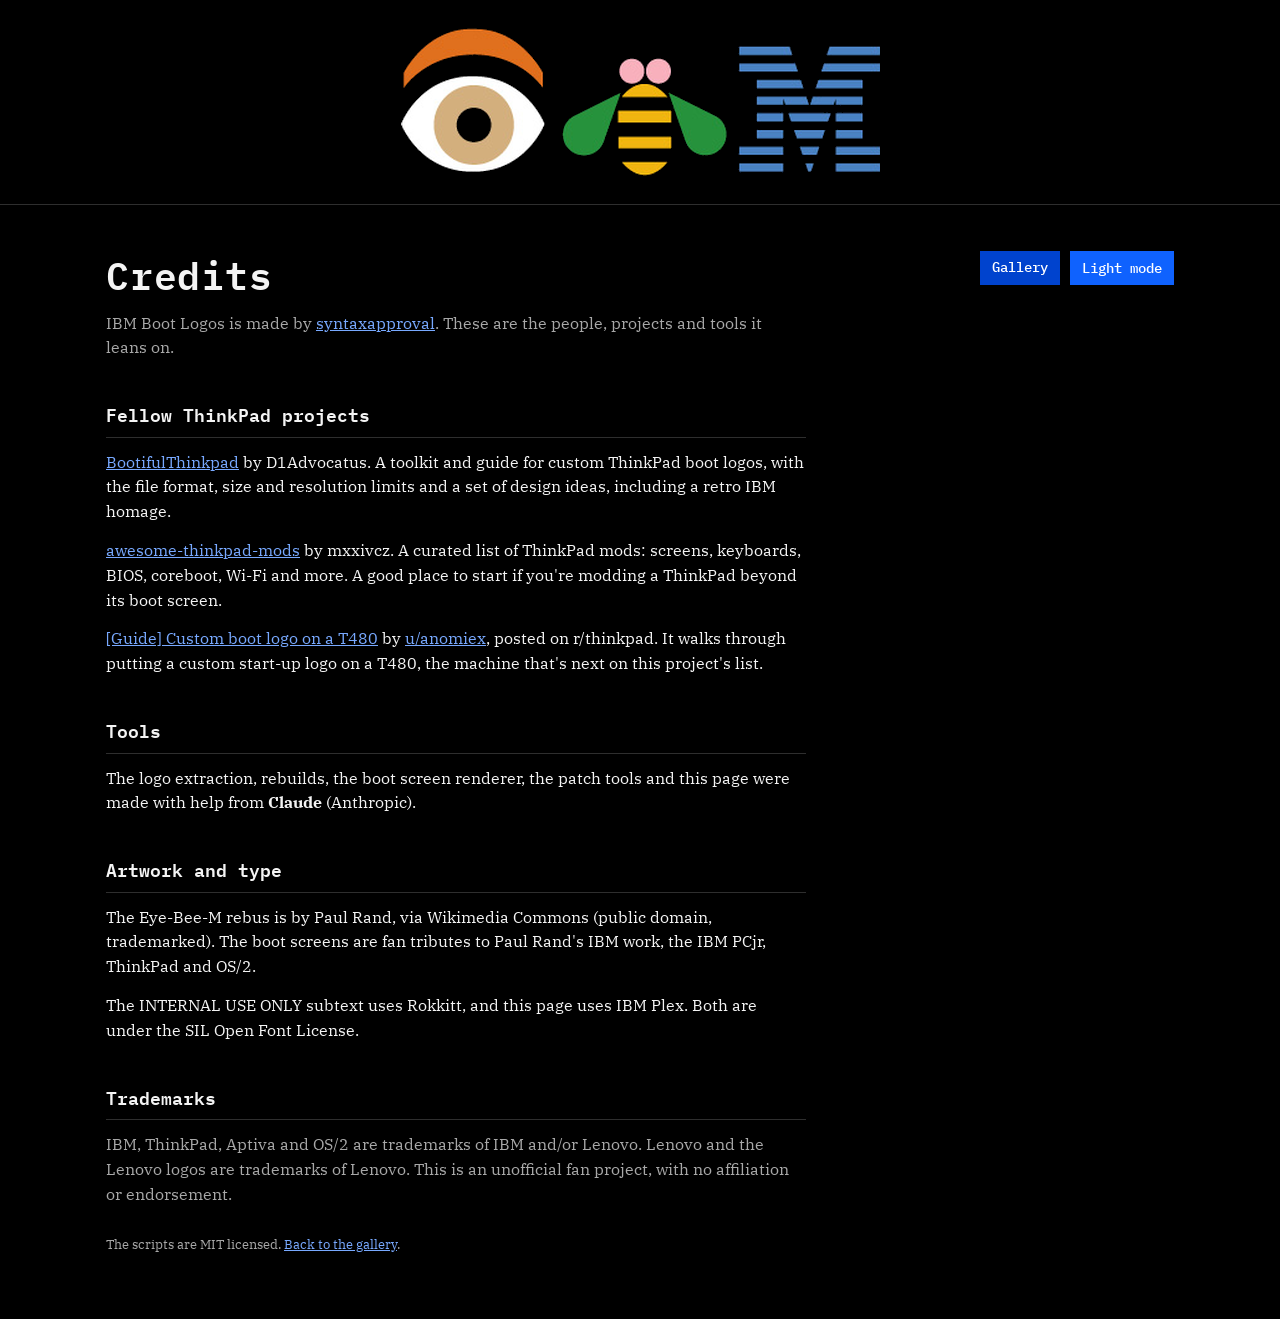
<file: credits.html>
<!doctype html>
<html lang="en">
<head>
<meta charset="utf-8">
<meta name="viewport" content="width=device-width, initial-scale=1">
<title>Credits - IBM Boot Logos</title>
<link rel="preconnect" href="https://fonts.googleapis.com">
<link rel="preconnect" href="https://fonts.gstatic.com" crossorigin>
<link href="https://fonts.googleapis.com/css2?family=IBM+Plex+Mono:wght@400;600&family=IBM+Plex+Serif:ital,wght@0,400;0,500;0,600;1,400&display=swap" rel="stylesheet">
<link rel="stylesheet" href="style.css">
<script>
  try { if (localStorage.getItem("theme") === "light") document.documentElement.dataset.theme = "light"; } catch (e) {}
</script>
</head>
<body>
<header class="banner"><a href="./"><img src="img/eye_bee_m_banner.png" width="974" height="312" alt="Eye-Bee-M: Paul Rand's eye, bee and M rebus for IBM"></a></header>
<main>
  <div class="top">
    <h1>Credits</h1>
    <div class="top-actions"><a class="btn alt" href="./">Gallery</a><button type="button" class="btn" id="theme-toggle" aria-pressed="false">Light mode</button></div>
  </div>

  <div class="credits">
    <p class="sub">IBM Boot Logos is made by <a href="https://github.com/syntaxapproval">syntaxapproval</a>. These are the people, projects and tools it leans on.</p>

    <h2>Fellow ThinkPad projects</h2>
    <p><a href="https://github.com/D1Advocatus/BootifulThinkpad">BootifulThinkpad</a> by D1Advocatus. A toolkit and guide for custom ThinkPad boot logos, with the file format, size and resolution limits and a set of design ideas, including a retro IBM homage.</p>
    <p><a href="https://github.com/mxxivcz/awesome-thinkpad-mods">awesome-thinkpad-mods</a> by mxxivcz. A curated list of ThinkPad mods: screens, keyboards, BIOS, coreboot, Wi-Fi and more. A good place to start if you're modding a ThinkPad beyond its boot screen.</p>

    <p><a href="https://old.reddit.com/r/thinkpad/comments/a57xhc/guide_custom_boot_logo_on_a_t480/">[Guide] Custom boot logo on a T480</a> by <a href="https://old.reddit.com/user/anomiex">u/anomiex</a>, posted on r/thinkpad. It walks through putting a custom start-up logo on a T480, the machine that's next on this project's list.</p>

    <h2>Tools</h2>
    <p>The logo extraction, rebuilds, the boot screen renderer, the patch tools and this page were made with help from <strong>Claude</strong> (Anthropic).</p>

    <h2>Artwork and type</h2>
    <p>The Eye-Bee-M rebus is by Paul Rand, via Wikimedia Commons (public domain, trademarked). The boot screens are fan tributes to Paul Rand's IBM work, the IBM PCjr, ThinkPad and OS/2.</p>
    <p>The INTERNAL USE ONLY subtext uses Rokkitt, and this page uses IBM Plex. Both are under the SIL Open Font License.</p>

    <h2>Trademarks</h2>
    <p class="muted">IBM, ThinkPad, Aptiva and OS/2 are trademarks of IBM and/or Lenovo. Lenovo and the Lenovo logos are trademarks of Lenovo. This is an unofficial fan project, with no affiliation or endorsement.</p>
  </div>

  <footer>The scripts are MIT licensed. <a href="./">Back to the gallery</a>.</footer>
</main>
<script src="theme.js"></script>
</body>
</html>
</file>
<file: style.css>
:root {
  --bg:#000; --card:#121212; --line:#2e2e2e; --fg:#f4f4f4; --muted:#a8a8a8;
  --ibm-blue:#0f62fe; --ibm-blue-dark:#0043ce; --link:#78a9ff;
  --code-bg:#262626;
  --done-bg:#0e3a1f; --done-fg:#6fdc8c; --soon-bg:#3d2e00; --soon-fg:#f1c21b;
  --warn-bg:#1c1a12; --warn-fg:#e6d9b8; --warn-line:#e0a030;
}
:root[data-theme="light"] {
  --bg:#fff; --card:#f4f4f4; --line:#d0d0d0; --fg:#000; --muted:#525252;
  --link:#0f62fe;
  --code-bg:#e0e0e0;
  --done-bg:#defbe6; --done-fg:#0e6027; --soon-bg:#fcf4d6; --soon-fg:#684e00;
  --warn-bg:#fdf6e3; --warn-fg:#3d3200; --warn-line:#b28600;
}
* { box-sizing:border-box; }
body { margin:0; background:var(--bg); color:var(--fg); font:16px/1.55 "IBM Plex Serif", Georgia, serif; }
main { max-width:1100px; margin:0 auto; padding:40px 16px 64px; }
h1, h2, h3, code, .tag { font-family:"IBM Plex Mono", ui-monospace, monospace; }
h1 { letter-spacing:.02em; margin:0 0 6px; font-size:clamp(1.6rem,4vw,2.4rem); font-weight:600; }
h2.section { font-size:1.15rem; font-weight:600; margin:48px 0 16px; padding-bottom:8px; border-bottom:1px solid var(--line); }
.sub { color:var(--muted); margin:0 0 32px; max-width:70ch; }
.hero { margin:0 0 12px; display:grid; grid-template-columns:minmax(0,420px) 1fr; gap:24px; align-items:center; }
.hero img { width:100%; border:1px solid var(--line); display:block; }
.hero h2 { margin:0 0 8px; font-size:1.3rem; font-weight:600; }
.hero p { margin:0 0 14px; color:var(--muted); }
.grid { display:grid; grid-template-columns:repeat(auto-fill,minmax(300px,1fr)); gap:20px; }
.card { background:var(--card); overflow:hidden; border:1px solid var(--line); }
.card img { display:block; width:100%; aspect-ratio:672/378; object-fit:contain; background:#000; }
.body { padding:14px 16px 16px; }
.body h3 { margin:0 0 4px; font-size:1rem; font-weight:600; }
.body p { margin:0 0 12px; color:var(--muted); font-size:.92rem; }
.dl { display:flex; gap:10px; flex-wrap:wrap; }
.btn { color:#fff; background:var(--ibm-blue); text-decoration:none; padding:6px 12px; font-size:.88rem; font-weight:500; border:0; border-radius:0; font-family:inherit; cursor:pointer; }
.btn:hover { background:var(--ibm-blue-dark); }
.btn.alt { background:var(--ibm-blue-dark); }
.btn.alt:hover { background:#002d9c; }
.btn:focus-visible { outline:2px solid var(--fg); outline-offset:2px; }
.top { display:flex; justify-content:space-between; align-items:flex-start; gap:16px; }
.top-actions { display:flex; gap:10px; flex:none; margin-top:6px; }
.top-actions .btn { font-family:"IBM Plex Mono", ui-monospace, monospace; }
.machines { display:grid; grid-template-columns:repeat(auto-fill,minmax(240px,1fr)); gap:16px; }
.machine { background:var(--card); border:1px solid var(--line); padding:16px; }
.machine h3 { margin:0 0 6px; font-size:1rem; font-weight:600; }
.machine p { margin:0; color:var(--muted); font-size:.9rem; }
.tag { display:inline-block; font-size:.72rem; padding:2px 8px; margin-bottom:8px; }
.done { background:var(--done-bg); color:var(--done-fg); }
.soon { background:var(--soon-bg); color:var(--soon-fg); }
.warn { margin-top:40px; padding:16px; border-left:3px solid var(--warn-line); background:var(--warn-bg); color:var(--warn-fg); font-size:.92rem; }
code { font-size:.88em; background:var(--code-bg); padding:1px 5px; }
footer { margin-top:28px; color:var(--muted); font-size:.82rem; }
a { color:var(--link); }
.banner { background:#000; border-bottom:1px solid var(--line); padding:24px 16px; }
.banner a { display:block; width:min(100%, 487px); margin:0 auto; }
.banner img { display:block; width:100%; height:auto; }
.credits { max-width:70ch; }
.credits h2 { font-size:1.15rem; font-weight:600; margin:40px 0 12px; padding-bottom:8px; border-bottom:1px solid var(--line); }
.credits p { margin:0 0 14px; }
.credits .muted { color:var(--muted); }
@media (max-width:560px) { .top { flex-direction:column; gap:0; } .top-actions { margin:6px 0 18px; } }
@media (max-width:700px) { .hero { grid-template-columns:1fr; } }
</file>
